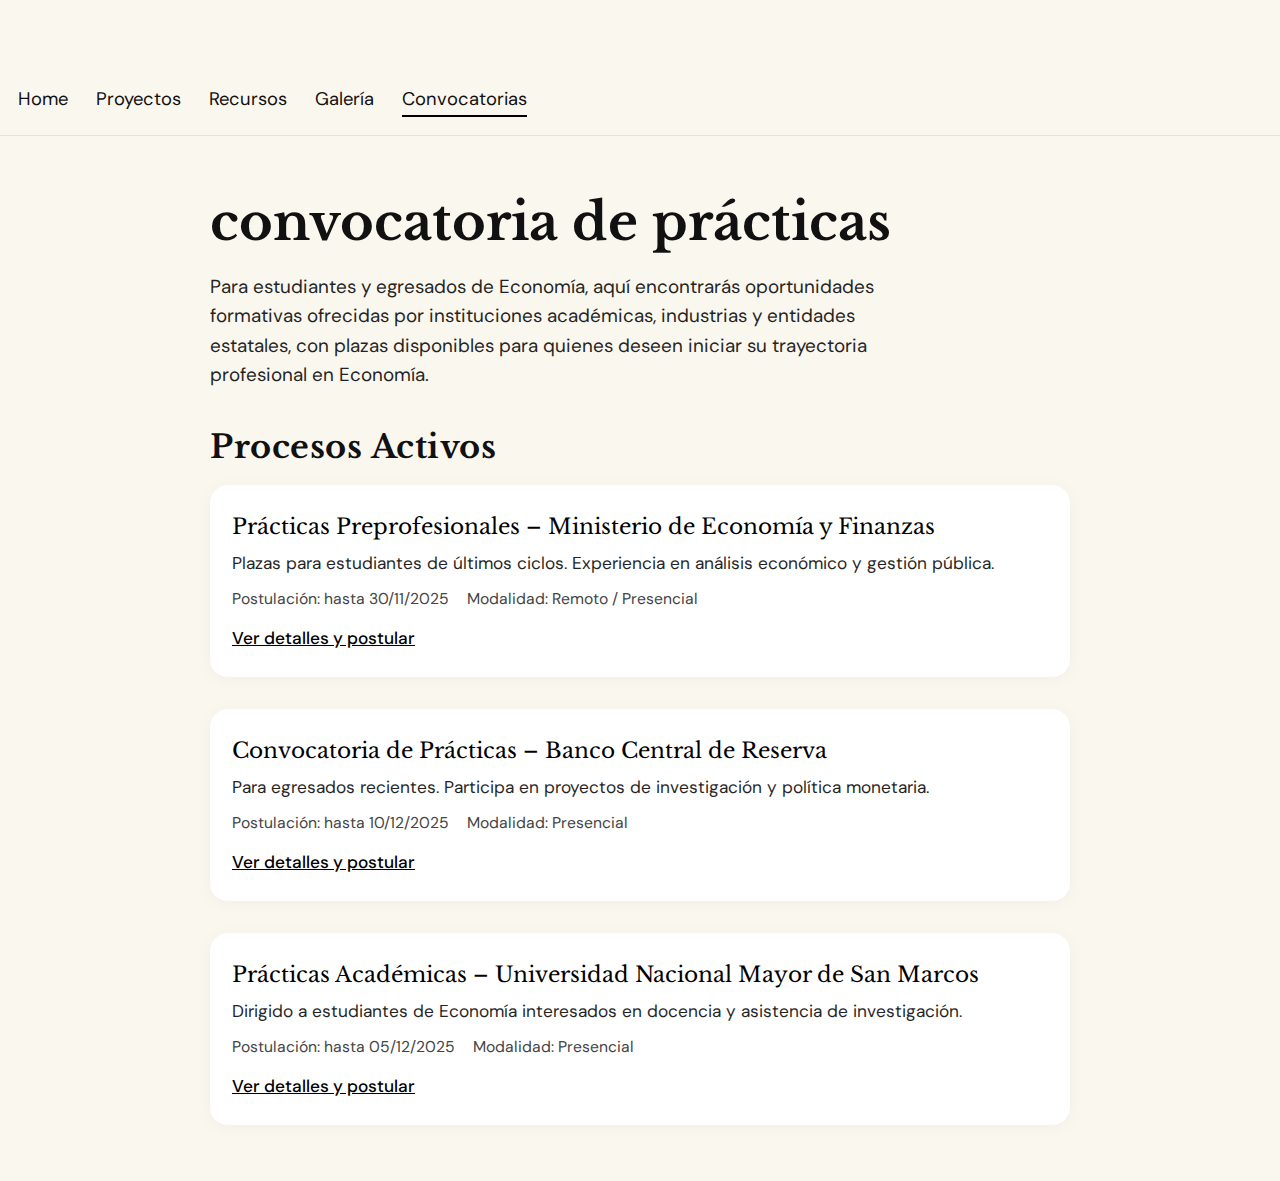
<file: convocatorias.html>
<!DOCTYPE html>
<html lang="es">
<head>
  <meta charset="UTF-8" />
  <link rel="icon" type="image/png" href="https://raw.githubusercontent.com/MatiasCalero/home/refs/heads/main/images/Logo.png" />
  <meta name="viewport" content="width=device-width, initial-scale=1.0" />
  <meta name="description" content="Convocatorias de prácticas profesionales en Economía – oportunidades académicas, industriales y estatales." />
  <title>convocatorias – matias calero</title>

  <!-- Google Fonts -->
  <link rel="preconnect" href="https://fonts.googleapis.com" />
  <link rel="preconnect" href="https://fonts.gstatic.com" crossorigin />
  <link href="https://fonts.googleapis.com/css2?family=DM+Sans:wght@300;400;500&family=Libre+Baskerville:wght@700&display=swap" rel="stylesheet" />

  <style>
    :root {
      --font-body: 'DM Sans', sans-serif;
      --font-title: 'Libre Baskerville', serif;
      --transition: 0.22s ease;
      --color-text: #111;
      --accent: #000;
      --bg: #faf7ef;
      --header-height: 68px;
    }
    *{box-sizing:border-box;margin:0;padding:0}
    body{
      font-family:var(--font-body);
      color:var(--color-text);
      background:var(--bg);
      -webkit-font-smoothing:antialiased;
      padding-top:var(--header-height);
    }
    header.header-vertical{
      position:sticky;
      top:0;
      z-index:200;
      background:var(--bg);
      border-bottom:1px solid #e7e3da;
      display:flex;
      align-items:center;
      justify-content:space-between;
      padding:12px 18px;
      height:var(--header-height);
    }
    nav{display:block}
    .nav-list{
      display:flex;
      gap:28px;
      list-style:none;
      white-space:nowrap;
    }
    .nav-list a{
      color:var(--color-text);
      text-decoration:none;
      font-size:1.15rem;
      padding-bottom:6px;
      position:relative;
      display:inline-block;
    }
    .nav-list a::after{
      content:'';
      position:absolute;
      left:0;
      bottom:0;
      height:2px;
      width:0;
      background:var(--accent);
      transition:var(--transition);
    }
    .nav-list a:hover::after,
    .nav-list a.active::after{
      width:100%;
    }
    .hamburger{
      display:none;
      flex-direction:column;
      gap:5px;
      cursor:pointer;
      border:0;
      background:transparent;
      padding:6px;
    }
    .hamburger span{
      display:block;
      width:26px;
      height:2px;
      background:#000;
      border-radius:2px;
      transition:.25s;
    }
    .hamburger[aria-expanded="true"] span:nth-child(1){
      transform:translateY(7px) rotate(45deg);
    }
    .hamburger[aria-expanded="true"] span:nth-child(2){
      opacity:0;
    }
    .hamburger[aria-expanded="true"] span:nth-child(3){
      transform:translateY(-7px) rotate(-45deg);
    }
    @media(max-width:650px){
      .hamburger{display:flex}
      nav{
        position:absolute;
        top:var(--header-height);
        left:0;
        width:100%;
        background:var(--bg);
        border-bottom:1px solid #e7e3da;
        display:none;
        flex-direction:column;
        align-items:center;
        padding:12px 0;
        box-shadow:0 4px 14px rgba(0,0,0,0.06);
      }
      nav.open{display:flex;}
      .nav-list{flex-direction:column;gap:14px;}
    }
    main{
      max-width:900px;
      margin:0 auto;
      padding:54px 20px 24px 20px;
    }
    h1{
      font-family:var(--font-title);
      font-size:clamp(2.2rem,6vw,3.2rem);
      margin-bottom:18px;
      text-align:left;
    }
    p.descripcion{
      font-size:1.18rem;
      line-height:1.55;
      opacity:.92;
      margin-bottom:38px;
      max-width:700px;
    }
    h2{
      font-family:var(--font-title);
      font-size:2rem;
      margin-bottom:18px;
      margin-top:32px;
      letter-spacing:.5px;
    }
    .convocatoria-list{
      display:flex;
      flex-direction:column;
      gap:32px;
      margin-bottom:32px;
    }
    .convocatoria-card{
      background:#fff;
      border-radius:18px;
      box-shadow:0 2px 16px rgba(0,0,0,0.04);
      padding:28px 22px;
      display:flex;
      flex-direction:column;
      gap:10px;
      transition:box-shadow .22s;
    }
    .convocatoria-card:hover{
      box-shadow:0 4px 32px rgba(0,0,0,0.08);
    }
    .convocatoria-titulo{
      font-family:var(--font-title);
      font-size:1.35rem;
      margin-bottom:2px;
      color:var(--accent);
    }
    .convocatoria-info{
      font-size:1.08rem;
      opacity:.92;
    }
    .convocatoria-meta{
      font-size:.98rem;
      color:#444;
      margin-top:4px;
      display:flex;
      gap:18px;
      flex-wrap:wrap;
    }
    .convocatoria-link{
      color:var(--accent);
      text-decoration:underline;
      font-size:1.08rem;
      margin-top:8px;
      font-weight:500;
      transition:color .18s;
    }
    .convocatoria-link:hover{
      color:#444;
    }
  </style>
</head>
<body>
  <header class="header-vertical" id="headerScroll">
    <button class="hamburger" id="hamb" aria-expanded="false" aria-controls="navMenu" aria-label="Abrir menú">
      <span></span><span></span><span></span>
    </button>
    <nav aria-label="Principal" id="navMenu">
      <ul class="nav-list">
        <li><a href="index.html">Home</a></li>
        <li><a href="proyectos.html">Proyectos</a></li>
        <li><a href="recursos.html">Recursos</a></li>
        <li><a href="galeria.html">Galería</a></li>
        <li><a href="convocatorias.html" class="active" aria-current="page">Convocatorias</a></li>
      </ul>
    </nav>
  </header>
  <main>
    <h1>convocatoria de prácticas</h1>
    <p class="descripcion">
      Para estudiantes y egresados de Economía, aquí encontrarás oportunidades formativas ofrecidas por instituciones académicas, industrias y entidades estatales, con plazas disponibles para quienes deseen iniciar su trayectoria profesional en Economía.
    </p>
    <h2>Procesos Activos</h2>
    <div class="convocatoria-list">
      <!-- Ejemplo de convocatoria -->
      <div class="convocatoria-card">
        <div class="convocatoria-titulo">Prácticas Preprofesionales – Ministerio de Economía y Finanzas</div>
        <div class="convocatoria-info">Plazas para estudiantes de últimos ciclos. Experiencia en análisis económico y gestión pública.</div>
        <div class="convocatoria-meta">
          <span>Postulación: hasta 30/11/2025</span>
          <span>Modalidad: Remoto / Presencial</span>
        </div>
        <a href="#" class="convocatoria-link">Ver detalles y postular</a>
      </div>
      <div class="convocatoria-card">
        <div class="convocatoria-titulo">Convocatoria de Prácticas – Banco Central de Reserva</div>
        <div class="convocatoria-info">Para egresados recientes. Participa en proyectos de investigación y política monetaria.</div>
        <div class="convocatoria-meta">
          <span>Postulación: hasta 10/12/2025</span>
          <span>Modalidad: Presencial</span>
        </div>
        <a href="#" class="convocatoria-link">Ver detalles y postular</a>
      </div>
      <div class="convocatoria-card">
        <div class="convocatoria-titulo">Prácticas Académicas – Universidad Nacional Mayor de San Marcos</div>
        <div class="convocatoria-info">Dirigido a estudiantes de Economía interesados en docencia y asistencia de investigación.</div>
        <div class="convocatoria-meta">
          <span>Postulación: hasta 05/12/2025</span>
          <span>Modalidad: Presencial</span>
        </div>
        <a href="#" class="convocatoria-link">Ver detalles y postular</a>
      </div>
    </div>
  </main>
  <script>
    // nav + hamburger idéntico al home
    (function(){
      const hamb = document.getElementById('hamb');
      const nav = document.getElementById('navMenu');
      const links = nav.querySelectorAll('a');
      hamb.addEventListener('click', ()=>{
        const openNow = nav.classList.toggle('open');
        hamb.setAttribute('aria-expanded', openNow);
      });
      links.forEach(link=>{
        link.addEventListener('click', ()=>{
          if(nav.classList.contains('open')){
            nav.classList.remove('open');
            hamb.setAttribute('aria-expanded', 'false');
          }
          links.forEach(l=>l.classList.remove('active'));
          link.classList.add('active');
        });
      });
    })();
  </script>
</body>
</html>
</file>
